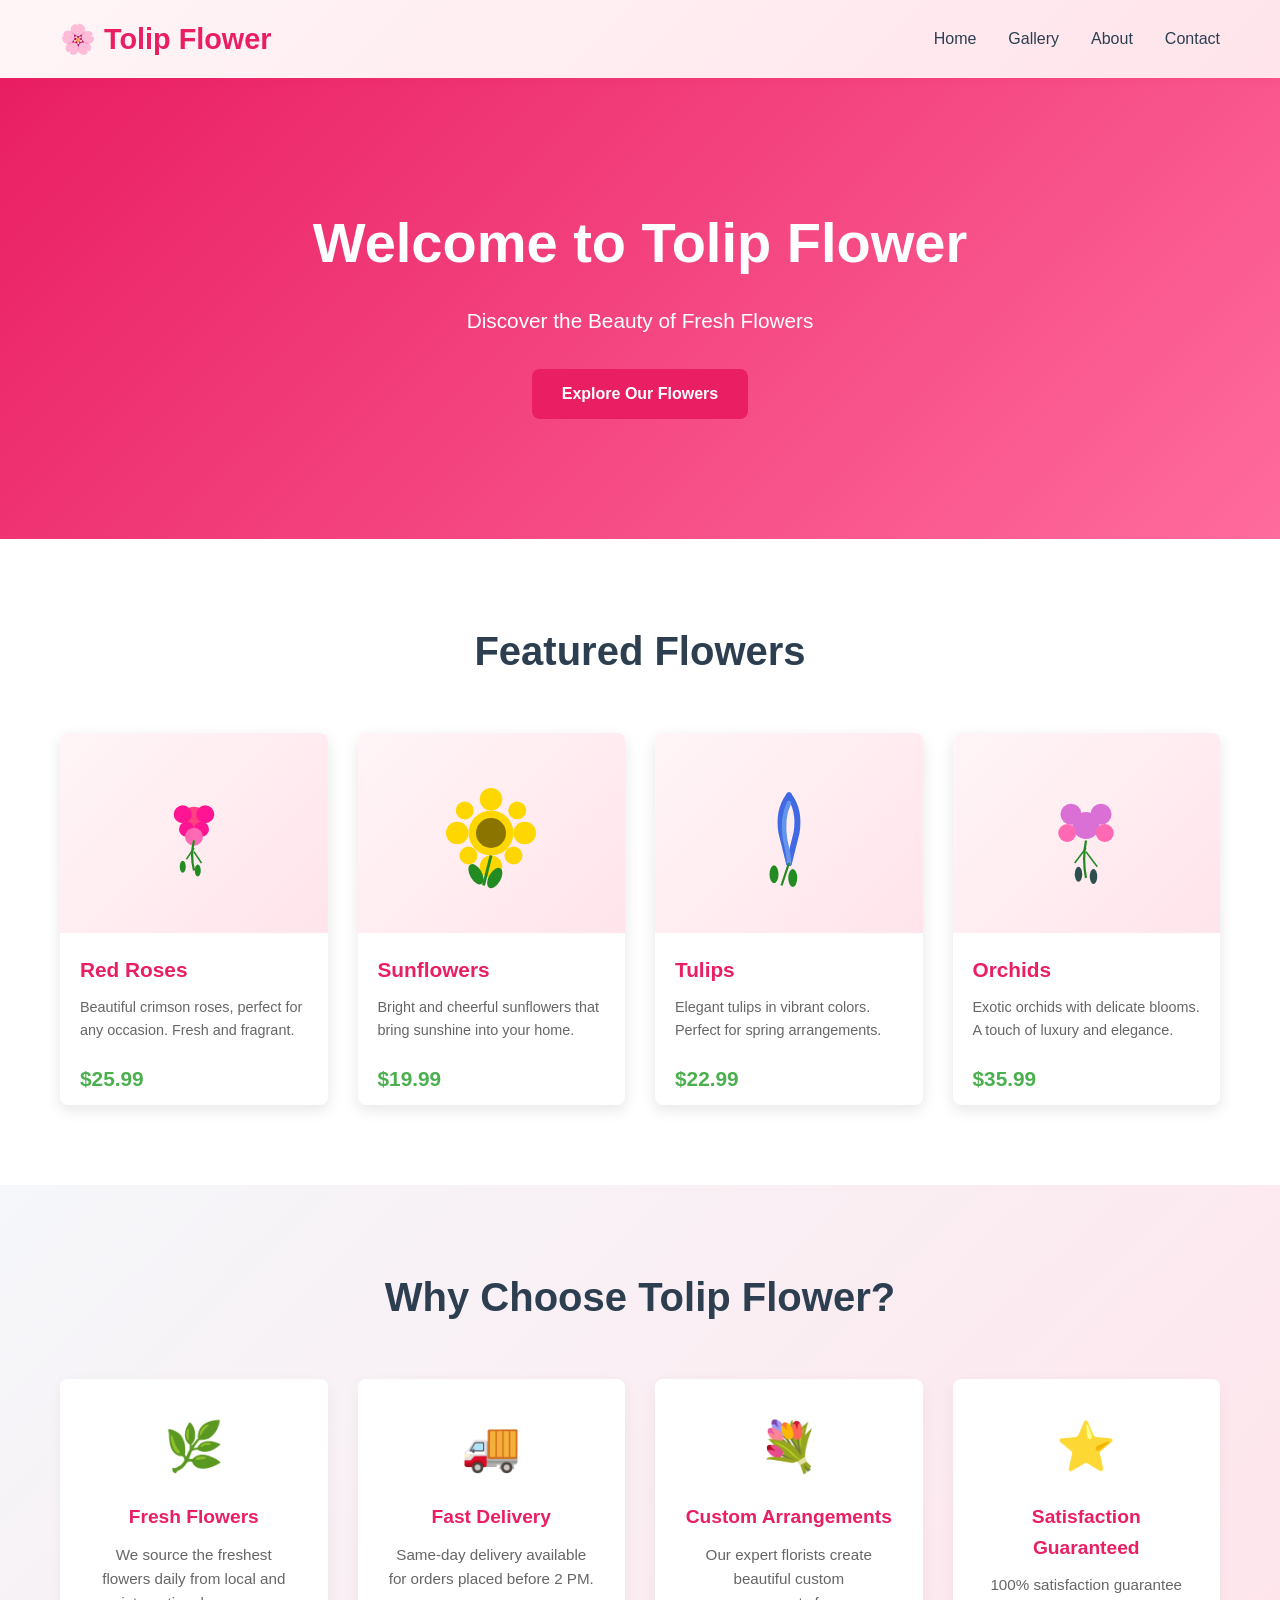
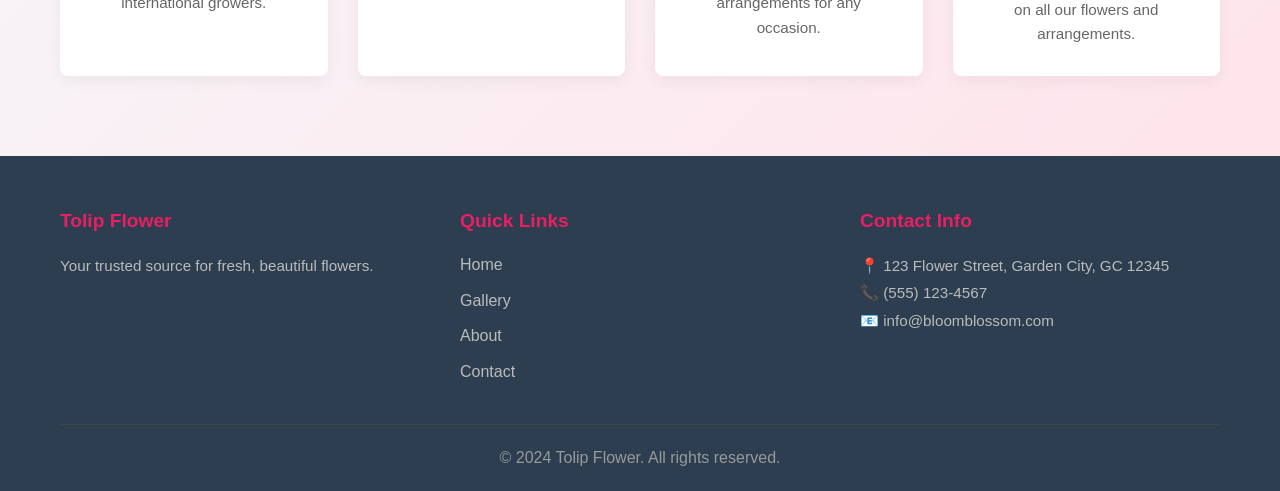
<file: index.html>
<!DOCTYPE html>
<html lang="en">
<head>
    <meta charset="UTF-8">
    <meta name="google-site-verification" content="cQ9_ajXdvUMi4q4GwYL_ICgODmetVGEJYFnxuA17yJI" />
    <meta name="viewport" content="width=device-width, initial-scale=1.0">
    <meta name="description" content="Tolip Flower - Fresh flower shop offering beautiful roses, sunflowers, tulips, orchids and more. Same-day delivery available. Premium quality flowers for any occasion.">
    <meta name="keywords" content="fresh flowers, flower shop, roses, bouquet, tulips, sunflowers, orchids, flower delivery, online flowers">
    <meta name="author" content="Tolip Flower">
    <meta name="robots" content="index, follow">
    <meta property="og:title" content="Tolip Flower - Fresh Flowers Shop">
    <meta property="og:description" content="Discover beautiful fresh flowers for any occasion. Same-day delivery available.">
    <meta property="og:type" content="website">
    <meta property="og:url" content="https://tolipflower.vercel.app/">
    <meta name="twitter:card" content="summary_large_image">
    <meta name="twitter:title" content="Tolip Flower - Fresh Flowers Shop">
    <meta name="twitter:description" content="Premium fresh flowers and arrangements delivered same-day.">
    <link rel="canonical" href="https://tolipflower.vercel.app/">
    <link rel="sitemap" type="application/xml" href="/sitemap.xml">
    <title>Tolip Flower</title>
    <link rel="stylesheet" href="css/style.css">
</head>
<body>
    <!-- Navigation Bar -->
    <nav class="navbar">
        <div class="container">
            <div class="navbar-brand">
                <h1>🌸 Tolip Flower</h1>
            </div>
            <ul class="nav-menu">
                <li><a href="index.html" class="active">Home</a></li>
                <li><a href="gallery.html">Gallery</a></li>
                <li><a href="about.html">About</a></li>
                <li><a href="contact.html">Contact</a></li>
            </ul>
            <div class="hamburger">
                <span></span>
                <span></span>
                <span></span>
            </div>
        </div>
    </nav>

    <!-- Hero Section -->
    <section class="hero">
        <div class="hero-content">
            <h2>Welcome to Tolip Flower</h2>
            <p>Discover the Beauty of Fresh Flowers</p>
            <a href="gallery.html" class="btn btn-primary">Explore Our Flowers</a>
        </div>
    </section>

    <!-- Featured Flowers Section -->
    <section class="featured">
        <div class="container">
            <h2>Featured Flowers</h2>
            <div class="flowers-grid">
                <div class="flower-card">
                    <div class="flower-image">
                        <svg viewBox="0 0 200 200" xmlns="http://www.w3.org/2000/svg">
                            <!-- Rose -->
                            <circle cx="100" cy="80" r="15" fill="#ff4081"/>
                            <circle cx="85" cy="75" r="12" fill="#ff1493"/>
                            <circle cx="115" cy="75" r="12" fill="#ff1493"/>
                            <circle cx="90" cy="95" r="10" fill="#ff1493"/>
                            <circle cx="110" cy="95" r="10" fill="#ff1493"/>
                            <circle cx="100" cy="105" r="12" fill="#ff69b4"/>
                            <path d="M 100 110 Q 95 130 100 150" stroke="#228B22" stroke-width="3" fill="none"/>
                            <path d="M 100 120 L 90 135" stroke="#228B22" stroke-width="2" fill="none"/>
                            <path d="M 100 125 L 110 140" stroke="#228B22" stroke-width="2" fill="none"/>
                            <ellipse cx="85" cy="145" rx="4" ry="8" fill="#228B22"/>
                            <ellipse cx="105" cy="150" rx="4" ry="8" fill="#228B22"/>
                        </svg>
                    </div>
                    <h3>Red Roses</h3>
                    <p>Beautiful crimson roses, perfect for any occasion. Fresh and fragrant.</p>
                    <span class="price">$25.99</span>
                </div>
                <div class="flower-card">
                    <div class="flower-image">
                        <svg viewBox="0 0 200 200" xmlns="http://www.w3.org/2000/svg">
                            <!-- Sunflower -->
                            <circle cx="100" cy="100" r="30" fill="#FFD700"/>
                            <circle cx="100" cy="55" r="15" fill="#FFD700"/>
                            <circle cx="145" cy="100" r="15" fill="#FFD700"/>
                            <circle cx="100" cy="145" r="15" fill="#FFD700"/>
                            <circle cx="55" cy="100" r="15" fill="#FFD700"/>
                            <circle cx="135" cy="70" r="12" fill="#FFD700"/>
                            <circle cx="130" cy="130" r="12" fill="#FFD700"/>
                            <circle cx="70" cy="130" r="12" fill="#FFD700"/>
                            <circle cx="65" cy="70" r="12" fill="#FFD700"/>
                            <circle cx="100" cy="100" r="20" fill="#8B7500"/>
                            <path d="M 100 130 Q 95 150 90 170" stroke="#228B22" stroke-width="4" fill="none"/>
                            <ellipse cx="80" cy="155" rx="8" ry="15" fill="#228B22" transform="rotate(-30 80 155)"/>
                            <ellipse cx="105" cy="160" rx="8" ry="15" fill="#228B22" transform="rotate(30 105 160)"/>
                        </svg>
                    </div>
                    <h3>Sunflowers</h3>
                    <p>Bright and cheerful sunflowers that bring sunshine into your home.</p>
                    <span class="price">$19.99</span>
                </div>
                <div class="flower-card">
                    <div class="flower-image">
                        <svg viewBox="0 0 200 200" xmlns="http://www.w3.org/2000/svg">
                            <!-- Tulip -->
                            <path d="M 100 50 Q 85 70 90 100 Q 95 120 100 140" stroke="#4169E1" stroke-width="8" fill="none" stroke-linecap="round"/>
                            <path d="M 100 50 Q 115 70 110 100 Q 105 120 100 140" stroke="#4169E1" stroke-width="8" fill="none" stroke-linecap="round"/>
                            <path d="M 100 60 Q 90 80 95 110 Q 100 130 100 140" stroke="#6495ED" stroke-width="6" fill="none" stroke-linecap="round"/>
                            <path d="M 100 140 Q 95 155 90 170" stroke="#228B22" stroke-width="3" fill="none"/>
                            <ellipse cx="80" cy="155" rx="6" ry="12" fill="#228B22"/>
                            <ellipse cx="105" cy="160" rx="6" ry="12" fill="#228B22"/>
                        </svg>
                    </div>
                    <h3>Tulips</h3>
                    <p>Elegant tulips in vibrant colors. Perfect for spring arrangements.</p>
                    <span class="price">$22.99</span>
                </div>
                <div class="flower-card">
                    <div class="flower-image">
                        <svg viewBox="0 0 200 200" xmlns="http://www.w3.org/2000/svg">
                            <!-- Orchid -->
                            <circle cx="100" cy="90" r="18" fill="#DA70D6"/>
                            <circle cx="80" cy="75" r="14" fill="#DA70D6"/>
                            <circle cx="120" cy="75" r="14" fill="#DA70D6"/>
                            <circle cx="75" cy="100" r="12" fill="#FF69B4"/>
                            <circle cx="125" cy="100" r="12" fill="#FF69B4"/>
                            <path d="M 100 110 Q 95 135 100 160" stroke="#228B22" stroke-width="3" fill="none"/>
                            <path d="M 100 120 L 85 140" stroke="#228B22" stroke-width="2" fill="none"/>
                            <path d="M 100 125 L 115 145" stroke="#228B22" stroke-width="2" fill="none"/>
                            <ellipse cx="90" cy="155" rx="5" ry="10" fill="#2F4F4F"/>
                            <ellipse cx="110" cy="158" rx="5" ry="10" fill="#2F4F4F"/>
                        </svg>
                    </div>
                    <h3>Orchids</h3>
                    <p>Exotic orchids with delicate blooms. A touch of luxury and elegance.</p>
                    <span class="price">$35.99</span>
                </div>
            </div>
        </div>
    </section>

    <!-- Why Choose Us Section -->
    <section class="why-us">
        <div class="container">
            <h2>Why Choose Tolip Flower?</h2>
            <div class="features">
                <div class="feature-item">
                    <div class="icon">🌿</div>
                    <h3>Fresh Flowers</h3>
                    <p>We source the freshest flowers daily from local and international growers.</p>
                </div>
                <div class="feature-item">
                    <div class="icon">🚚</div>
                    <h3>Fast Delivery</h3>
                    <p>Same-day delivery available for orders placed before 2 PM.</p>
                </div>
                <div class="feature-item">
                    <div class="icon">💐</div>
                    <h3>Custom Arrangements</h3>
                    <p>Our expert florists create beautiful custom arrangements for any occasion.</p>
                </div>
                <div class="feature-item">
                    <div class="icon">⭐</div>
                    <h3>Satisfaction Guaranteed</h3>
                    <p>100% satisfaction guarantee on all our flowers and arrangements.</p>
                </div>
            </div>
        </div>
    </section>

    <!-- Footer -->
    <footer class="footer">
        <div class="container">
            <div class="footer-content">
                <div class="footer-section">
                    <h4>Tolip Flower</h4>
                    <p>Your trusted source for fresh, beautiful flowers.</p>
                </div>
                <div class="footer-section">
                    <h4>Quick Links</h4>
                    <ul>
                        <li><a href="index.html">Home</a></li>
                        <li><a href="gallery.html">Gallery</a></li>
                        <li><a href="about.html">About</a></li>
                        <li><a href="contact.html">Contact</a></li>
                    </ul>
                </div>
                <div class="footer-section">
                    <h4>Contact Info</h4>
                    <p>📍 123 Flower Street, Garden City, GC 12345</p>
                    <p>📞 (555) 123-4567</p>
                    <p>📧 info@bloomblossom.com</p>
                </div>
            </div>
            <div class="footer-bottom">
                <p>&copy; 2024 Tolip Flower. All rights reserved.</p>
            </div>
        </div>
    </footer>

    <script src="js/scrip.js"></script>
</body>
</html>
</file>
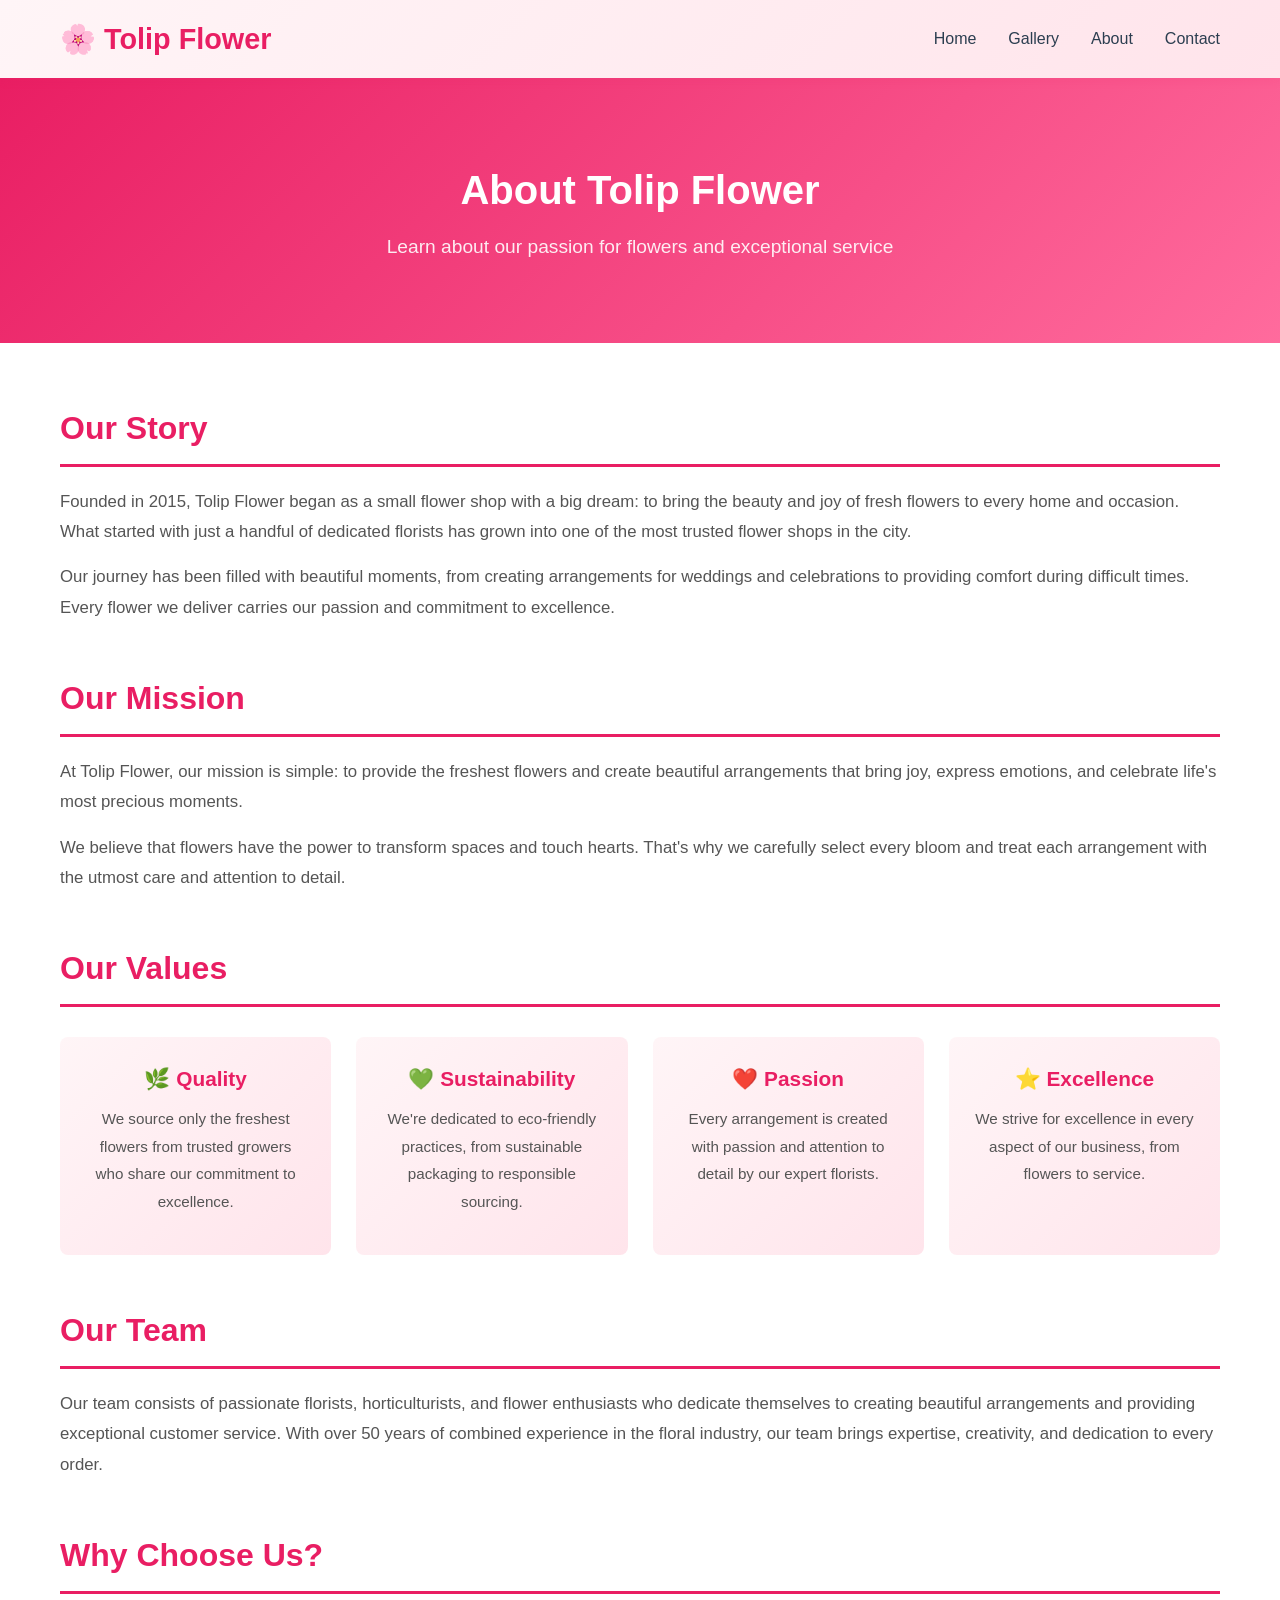
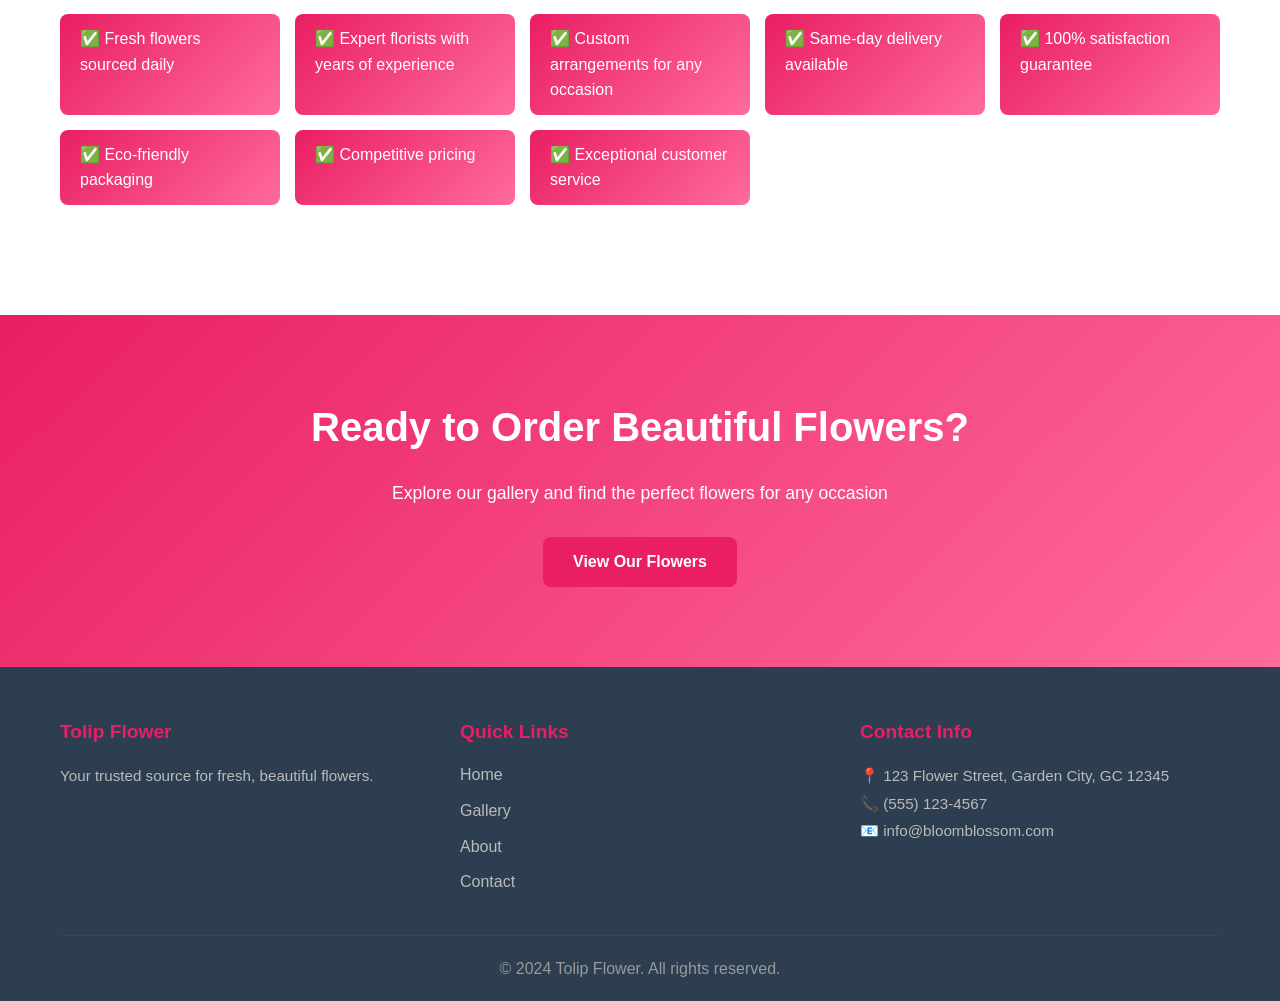
<file: about.html>
<!DOCTYPE html>
<html lang="en">
<head>
    <meta charset="UTF-8">
    <meta name="viewport" content="width=device-width, initial-scale=1.0">
    <meta name="description" content="Learn about Tolip Flower - your trusted source for fresh, beautiful flowers since 2015. Expert florists, quality assurance, and sustainable practices.">
    <meta name="keywords" content="about us, flower shop, florist, fresh flowers, quality, sustainability, customer service, flower delivery">
    <meta name="author" content="Tolip Flower">
    <meta name="robots" content="index, follow">
    <meta property="og:title" content="About Us - Tolip Flower">
    <meta property="og:description" content="Discover our story, mission, and passion for providing the freshest flowers and exceptional service.">
    <meta property="og:type" content="website">
    <meta property="og:url" content="https://tolipflower.vercel.app/about.html">
    <meta name="twitter:card" content="summary">
    <meta name="twitter:title" content="About Us - Tolip Flower">
    <link rel="canonical" href="https://tolipflower.vercel.app/about.html">
    <link rel="sitemap" type="application/xml" href="/sitemap.xml">
    <title>About Us - Tolip Flower</title>
    <link rel="stylesheet" href="css/style.css">
</head>
<body>
    <!-- Navigation Bar -->
    <nav class="navbar">
        <div class="container">
            <div class="navbar-brand">
                <h1>🌸 Tolip Flower</h1>
            </div>
            <ul class="nav-menu">
                <li><a href="index.html">Home</a></li>
                <li><a href="gallery.html">Gallery</a></li>
                <li><a href="about.html" class="active">About</a></li>
                <li><a href="contact.html">Contact</a></li>
            </ul>
            <div class="hamburger">
                <span></span>
                <span></span>
                <span></span>
            </div>
        </div>
    </nav>

    <!-- Page Header -->
    <section class="page-header">
        <div class="container">
            <h1>About Tolip Flower</h1>
            <p>Learn about our passion for flowers and exceptional service</p>
        </div>
    </section>

    <!-- About Content -->
    <section class="about-content">
        <div class="container">
            <div class="about-section">
                <h2>Our Story</h2>
                <p>
                    Founded in 2015, Tolip Flower began as a small flower shop with a big dream: to bring 
                    the beauty and joy of fresh flowers to every home and occasion. What started with just a 
                    handful of dedicated florists has grown into one of the most trusted flower shops in the city.
                </p>
                <p>
                    Our journey has been filled with beautiful moments, from creating arrangements for weddings 
                    and celebrations to providing comfort during difficult times. Every flower we deliver carries 
                    our passion and commitment to excellence.
                </p>
            </div>

            <div class="about-section">
                <h2>Our Mission</h2>
                <p>
                    At Tolip Flower, our mission is simple: to provide the freshest flowers and create 
                    beautiful arrangements that bring joy, express emotions, and celebrate life's most precious moments.
                </p>
                <p>
                    We believe that flowers have the power to transform spaces and touch hearts. That's why we 
                    carefully select every bloom and treat each arrangement with the utmost care and attention to detail.
                </p>
            </div>

            <div class="about-section">
                <h2>Our Values</h2>
                <div class="values-grid">
                    <div class="value-item">
                        <h3>🌿 Quality</h3>
                        <p>We source only the freshest flowers from trusted growers who share our commitment to excellence.</p>
                    </div>
                    <div class="value-item">
                        <h3>💚 Sustainability</h3>
                        <p>We're dedicated to eco-friendly practices, from sustainable packaging to responsible sourcing.</p>
                    </div>
                    <div class="value-item">
                        <h3>❤️ Passion</h3>
                        <p>Every arrangement is created with passion and attention to detail by our expert florists.</p>
                    </div>
                    <div class="value-item">
                        <h3>⭐ Excellence</h3>
                        <p>We strive for excellence in every aspect of our business, from flowers to service.</p>
                    </div>
                </div>
            </div>

            <div class="about-section">
                <h2>Our Team</h2>
                <p>
                    Our team consists of passionate florists, horticulturists, and flower enthusiasts who dedicate 
                    themselves to creating beautiful arrangements and providing exceptional customer service. With over 
                    50 years of combined experience in the floral industry, our team brings expertise, creativity, and 
                    dedication to every order.
                </p>
            </div>

            <div class="about-section">
                <h2>Why Choose Us?</h2>
                <ul class="features-list">
                    <li>✅ Fresh flowers sourced daily</li>
                    <li>✅ Expert florists with years of experience</li>
                    <li>✅ Custom arrangements for any occasion</li>
                    <li>✅ Same-day delivery available</li>
                    <li>✅ 100% satisfaction guarantee</li>
                    <li>✅ Eco-friendly packaging</li>
                    <li>✅ Competitive pricing</li>
                    <li>✅ Exceptional customer service</li>
                </ul>
            </div>
        </div>
    </section>

    <!-- Call to Action -->
    <section class="cta-section">
        <div class="container">
            <h2>Ready to Order Beautiful Flowers?</h2>
            <p>Explore our gallery and find the perfect flowers for any occasion</p>
            <a href="gallery.html" class="btn btn-primary">View Our Flowers</a>
        </div>
    </section>

    <!-- Footer -->
    <footer class="footer">
        <div class="container">
            <div class="footer-content">
                <div class="footer-section">
                    <h4>Tolip Flower</h4>
                    <p>Your trusted source for fresh, beautiful flowers.</p>
                </div>
                <div class="footer-section">
                    <h4>Quick Links</h4>
                    <ul>
                        <li><a href="index.html">Home</a></li>
                        <li><a href="gallery.html">Gallery</a></li>
                        <li><a href="about.html">About</a></li>
                        <li><a href="contact.html">Contact</a></li>
                    </ul>
                </div>
                <div class="footer-section">
                    <h4>Contact Info</h4>
                    <p>📍 123 Flower Street, Garden City, GC 12345</p>
                    <p>📞 (555) 123-4567</p>
                    <p>📧 info@bloomblossom.com</p>
                </div>
            </div>
            <div class="footer-bottom">
                <p>&copy; 2024 Tolip Flower. All rights reserved.</p>
            </div>
        </div>
    </footer>

    <script src="js/scrip.js"></script>
</body>
</html>
</file>
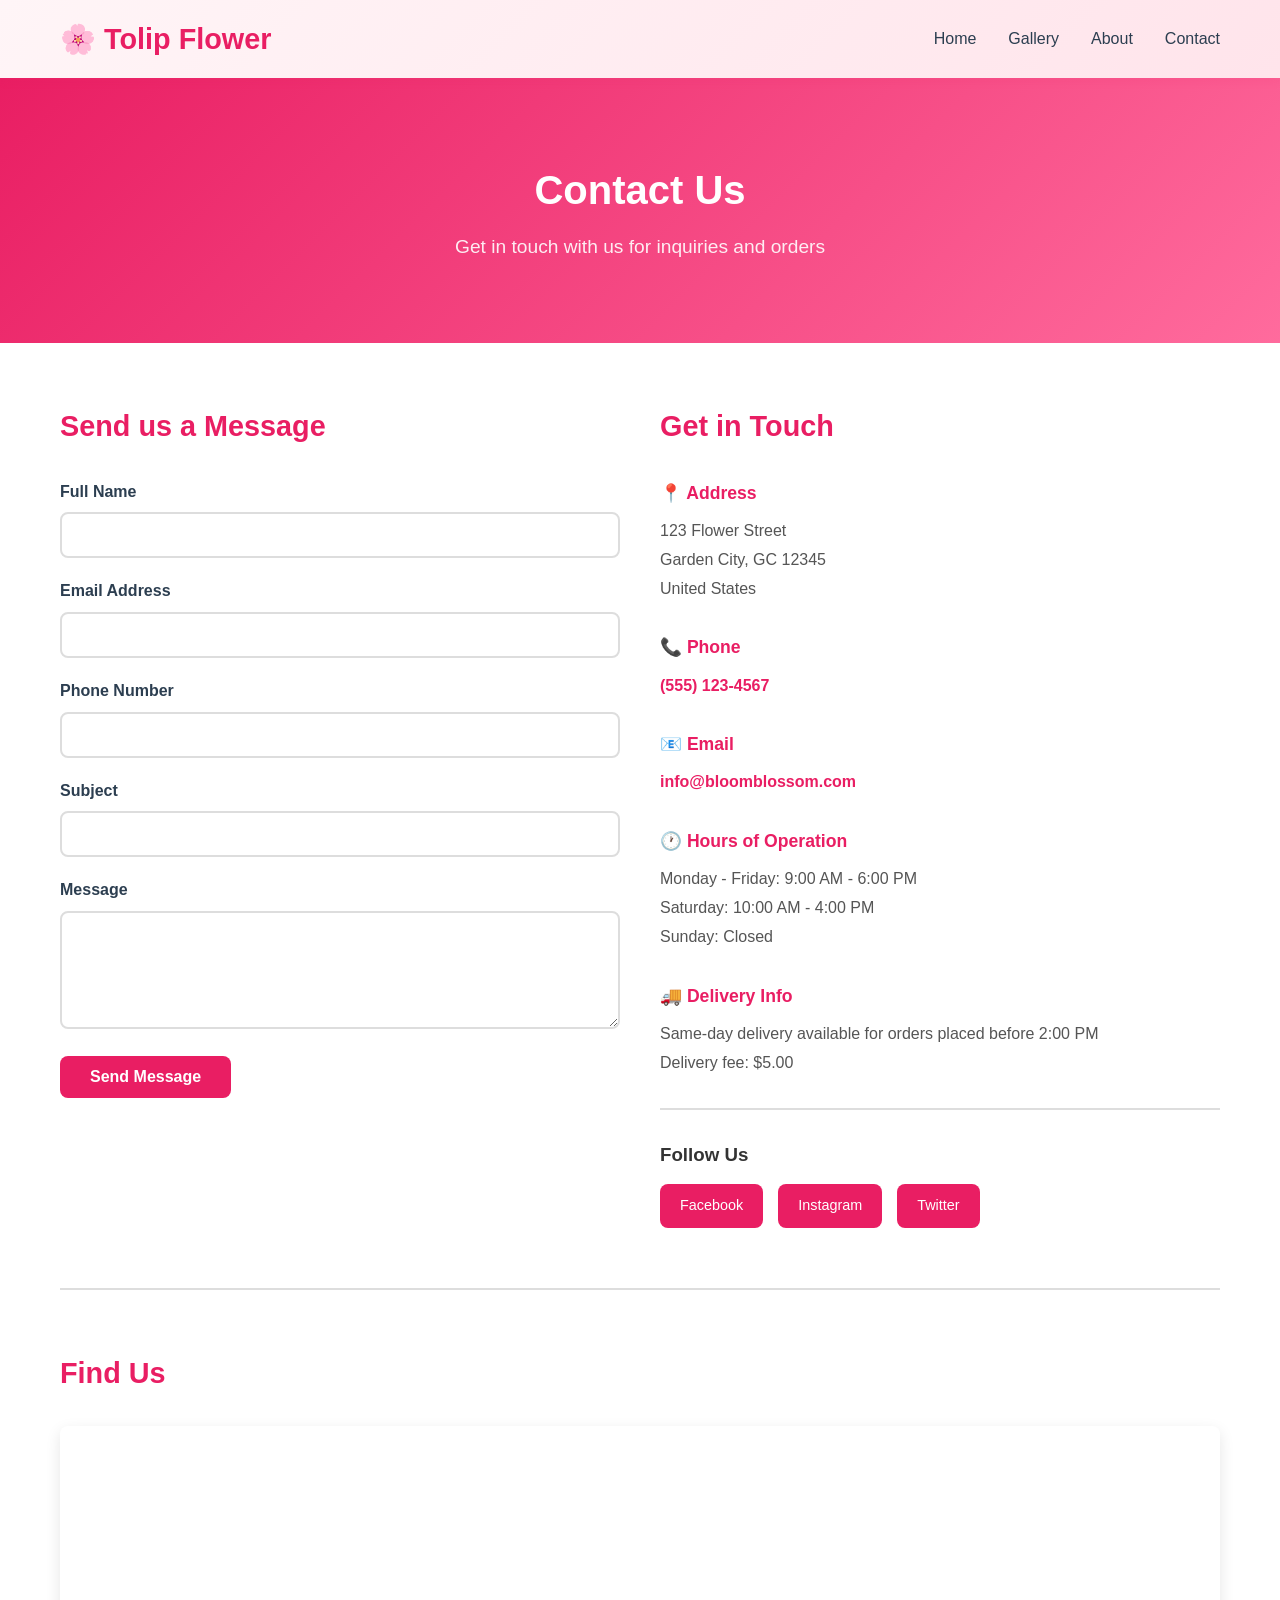
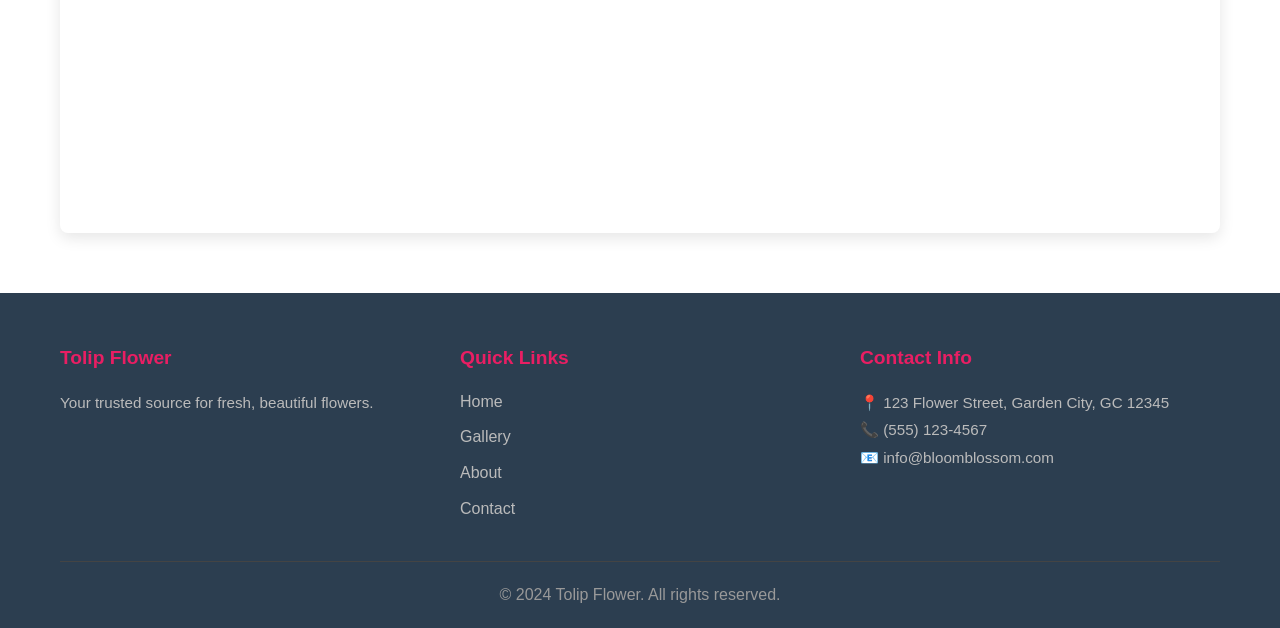
<file: contact.html>
<!DOCTYPE html>
<html lang="en">
<head>
    <meta charset="UTF-8">
    <meta name="viewport" content="width=device-width, initial-scale=1.0">
    <meta name="description" content="Contact Tolip Flower for flower orders, inquiries, and custom arrangements. Phone: (555) 123-4567 | Same-day delivery available.">
    <meta name="keywords" content="contact, flower delivery, order flowers, custom arrangements, inquiries, phone, email, location">
    <meta name="author" content="Tolip Flower">
    <meta name="robots" content="index, follow">
    <meta property="og:title" content="Contact Us - Tolip Flower">
    <meta property="og:description" content="Get in touch with us to place orders, ask questions, or request custom flower arrangements.">
    <meta property="og:type" content="website">
    <meta property="og:url" content="https://tolipflower.vercel.app/contact.html">
    <meta name="twitter:card" content="summary">
    <meta name="twitter:title" content="Contact Us - Tolip Flower">
    <link rel="canonical" href="https://tolipflower.vercel.app/contact.html">
    <link rel="sitemap" type="application/xml" href="/sitemap.xml">
    <title>Contact Us - Tolip Flower</title>
    <link rel="stylesheet" href="css/style.css">
</head>
<body>
    <!-- Navigation Bar -->
    <nav class="navbar">
        <div class="container">
            <div class="navbar-brand">
                <h1>🌸 Tolip Flower</h1>
            </div>
            <ul class="nav-menu">
                <li><a href="index.html">Home</a></li>
                <li><a href="gallery.html">Gallery</a></li>
                <li><a href="about.html">About</a></li>
                <li><a href="contact.html" class="active">Contact</a></li>
            </ul>
            <div class="hamburger">
                <span></span>
                <span></span>
                <span></span>
            </div>
        </div>
    </nav>

    <!-- Page Header -->
    <section class="page-header">
        <div class="container">
            <h1>Contact Us</h1>
            <p>Get in touch with us for inquiries and orders</p>
        </div>
    </section>

    <!-- Contact Section -->
    <section class="contact-section">
        <div class="container">
            <div class="contact-content">
                <!-- Contact Form -->
                <div class="contact-form">
                    <h2>Send us a Message</h2>
                    <form id="contactForm">
                        <div class="form-group">
                            <label for="name">Full Name</label>
                            <input type="text" id="name" name="name" required>
                        </div>

                        <div class="form-group">
                            <label for="email">Email Address</label>
                            <input type="email" id="email" name="email" required>
                        </div>

                        <div class="form-group">
                            <label for="phone">Phone Number</label>
                            <input type="tel" id="phone" name="phone">
                        </div>

                        <div class="form-group">
                            <label for="subject">Subject</label>
                            <input type="text" id="subject" name="subject" required>
                        </div>

                        <div class="form-group">
                            <label for="message">Message</label>
                            <textarea id="message" name="message" rows="5" required></textarea>
                        </div>

                        <button type="submit" class="btn btn-primary">Send Message</button>
                    </form>
                </div>

                <!-- Contact Information -->
                <div class="contact-info">
                    <h2>Get in Touch</h2>

                    <div class="info-item">
                        <h3>📍 Address</h3>
                        <p>123 Flower Street<br>Garden City, GC 12345<br>United States</p>
                    </div>

                    <div class="info-item">
                        <h3>📞 Phone</h3>
                        <p><a href="tel:+15551234567">(555) 123-4567</a></p>
                    </div>

                    <div class="info-item">
                        <h3>📧 Email</h3>
                        <p><a href="mailto:info@bloomblossom.com">info@bloomblossom.com</a></p>
                    </div>

                    <div class="info-item">
                        <h3>🕐 Hours of Operation</h3>
                        <p>Monday - Friday: 9:00 AM - 6:00 PM<br>Saturday: 10:00 AM - 4:00 PM<br>Sunday: Closed</p>
                    </div>

                    <div class="info-item">
                        <h3>🚚 Delivery Info</h3>
                        <p>Same-day delivery available for orders placed before 2:00 PM<br>Delivery fee: $5.00</p>
                    </div>

                    <div class="social-links">
                        <h3>Follow Us</h3>
                        <div class="social-icons">
                            <a href="#" class="social-icon">Facebook</a>
                            <a href="#" class="social-icon">Instagram</a>
                            <a href="#" class="social-icon">Twitter</a>
                        </div>
                    </div>
                </div>
            </div>

            <!-- Map Section -->
            <div class="map-section">
                <h2>Find Us</h2>
                <div class="map-container">
                    <iframe src="https://www.google.com/maps/embed?pb=!1m18!1m12!1m3!1d3024.1234567890!2d-74.0060!3d40.7128!2m3!1f0!2f0!3f0!3m2!1i1024!2i768!4f13.1!3m3!1m2!1s0x0%3A0x0!2zNDDCsDQyJzQ2LjEiTiA3NMKwMDAnMjEuNiJX!5e0!3m2!1sen!2sus!4v1234567890" width="100%" height="400" style="border:0;" allowfullscreen="" loading="lazy" referrerpolicy="no-referrer-when-downgrade"></iframe>
                </div>
            </div>
        </div>
    </section>

    <!-- Footer -->
    <footer class="footer">
        <div class="container">
            <div class="footer-content">
                <div class="footer-section">
                    <h4>Tolip Flower</h4>
                    <p>Your trusted source for fresh, beautiful flowers.</p>
                </div>
                <div class="footer-section">
                    <h4>Quick Links</h4>
                    <ul>
                        <li><a href="index.html">Home</a></li>
                        <li><a href="gallery.html">Gallery</a></li>
                        <li><a href="about.html">About</a></li>
                        <li><a href="contact.html">Contact</a></li>
                    </ul>
                </div>
                <div class="footer-section">
                    <h4>Contact Info</h4>
                    <p>📍 123 Flower Street, Garden City, GC 12345</p>
                    <p>📞 (555) 123-4567</p>
                    <p>📧 info@bloomblossom.com</p>
                </div>
            </div>
            <div class="footer-bottom">
                <p>&copy; 2024 Tolip Flower. All rights reserved.</p>
            </div>
        </div>
    </footer>

    <script src="js/scrip.js"></script>
</body>
</html>
</file>
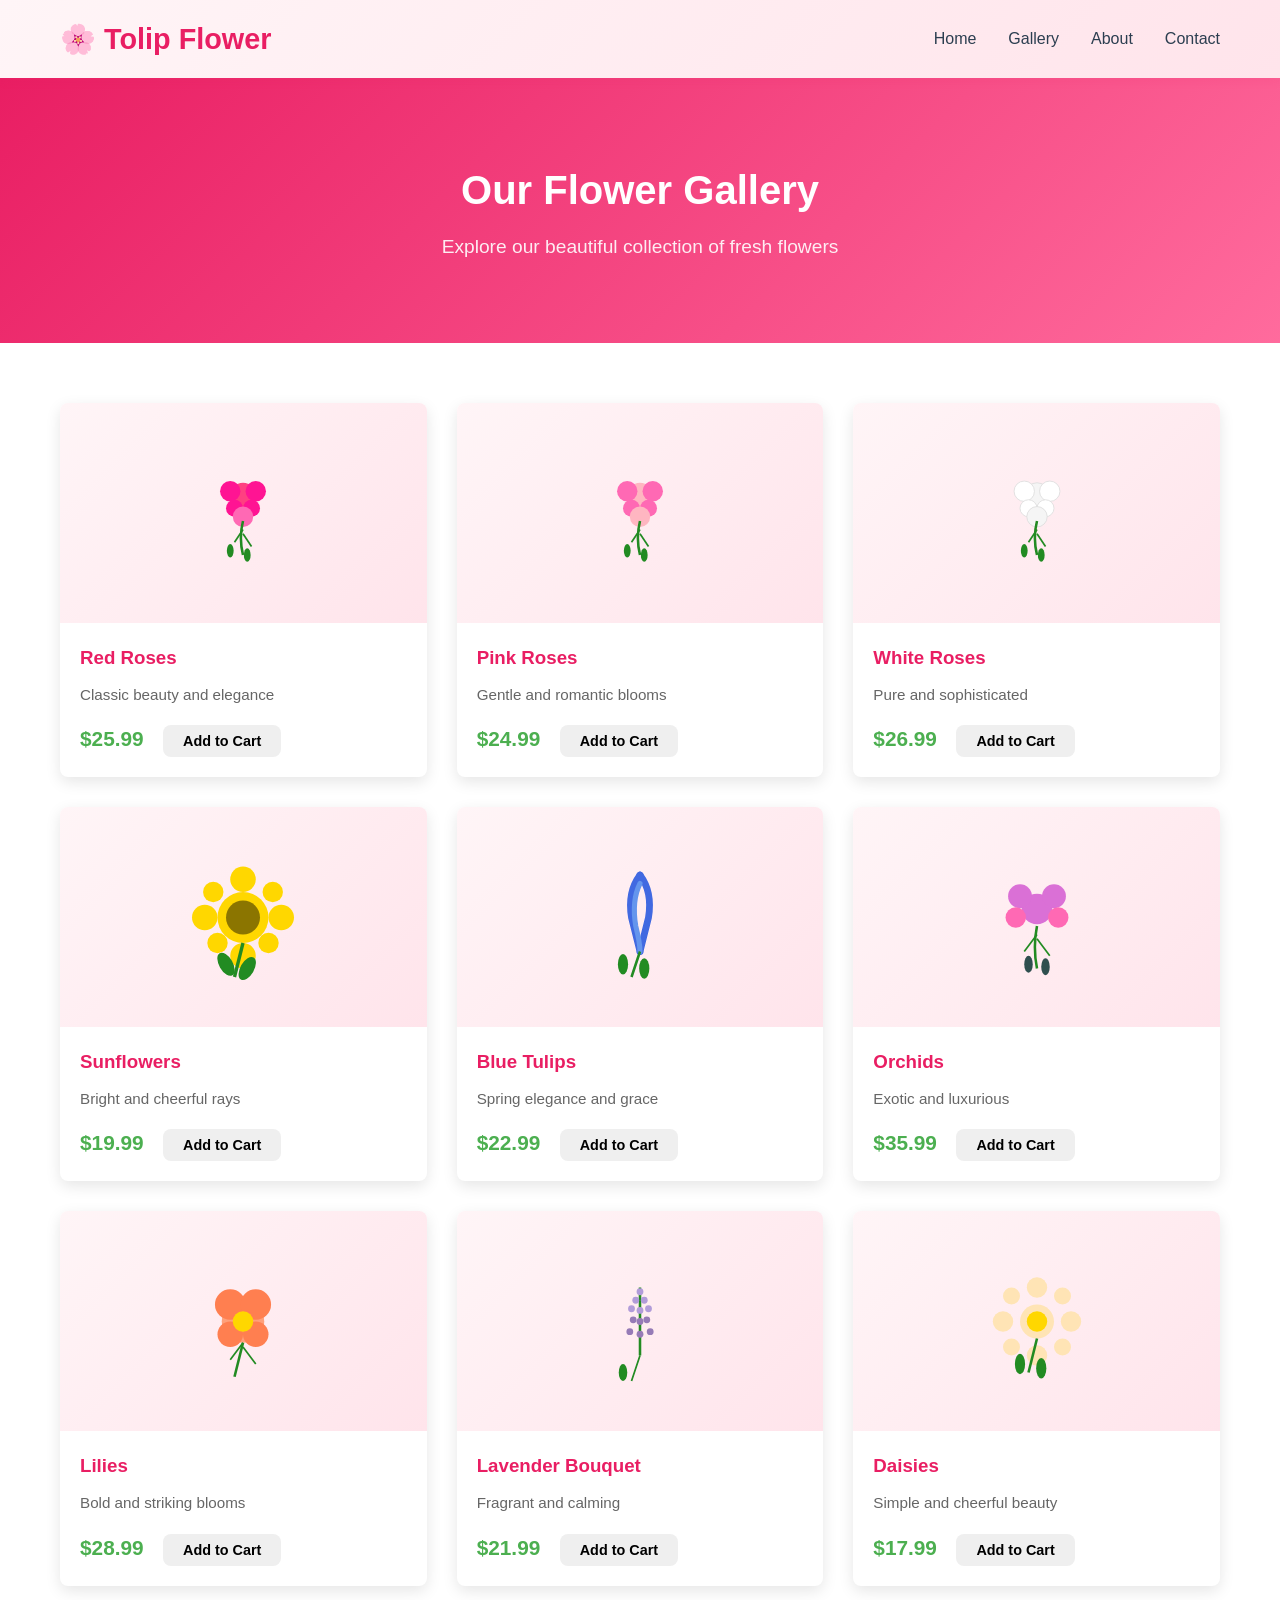
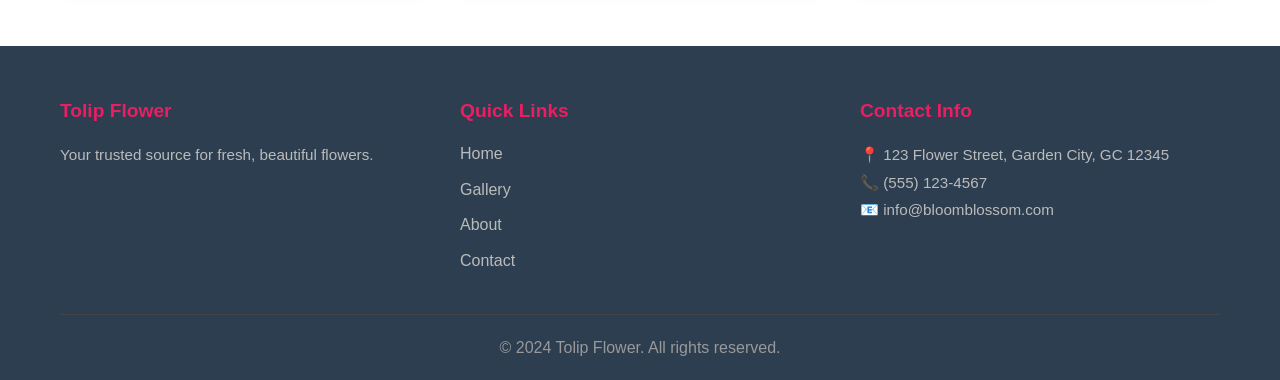
<file: gallery.html>
<!DOCTYPE html>
<html lang="en">
<head>
    <meta charset="UTF-8">
    <meta name="viewport" content="width=device-width, initial-scale=1.0">
    <meta name="description" content="Explore our beautiful flower gallery. Browse fresh roses, sunflowers, tulips, orchids, lilies, lavender and daisies with pricing and ordering options.">
    <meta name="keywords" content="flower gallery, fresh flowers, roses, tulips, orchids, sunflowers, flower arrangements, buy flowers online">
    <meta name="author" content="Tolip Flower">
    <meta name="robots" content="index, follow">
    <meta property="og:title" content="Flower Gallery - Tolip Flower">
    <meta property="og:description" content="Browse our premium collection of fresh flowers with beautiful designs and affordable prices.">
    <meta property="og:type" content="website">
    <meta property="og:url" content="https://tolipflower.vercel.app/gallery.html">
    <meta name="twitter:card" content="summary_large_image">
    <meta name="twitter:title" content="Flower Gallery - Tolip Flower">
    <link rel="canonical" href="https://tolipflower.vercel.app/gallery.html">
    <link rel="sitemap" type="application/xml" href="/sitemap.xml">
    <title>Flower Gallery - Tolip Flower </title>
    <link rel="stylesheet" href="css/style.css">
</head>
<body>
    <!-- Navigation Bar -->
    <nav class="navbar">
        <div class="container">
            <div class="navbar-brand">
                <h1>🌸 Tolip Flower</h1>
            </div>
            <ul class="nav-menu">
                <li><a href="index.html">Home</a></li>
                <li><a href="gallery.html" class="active">Gallery</a></li>
                <li><a href="about.html">About</a></li>
                <li><a href="contact.html">Contact</a></li>
            </ul>
            <div class="hamburger">
                <span></span>
                <span></span>
                <span></span>
            </div>
        </div>
    </nav>

    <!-- Page Header -->
    <section class="page-header">
        <div class="container">
            <h1>Our Flower Gallery</h1>
            <p>Explore our beautiful collection of fresh flowers</p>
        </div>
    </section>

    <!-- Gallery Section -->
    <section class="gallery-section">
        <div class="container">
            <div class="gallery-grid">
                <!-- Roses -->
                <div class="gallery-item">
                    <div class="gallery-image">
                        <svg viewBox="0 0 200 200" xmlns="http://www.w3.org/2000/svg">
                            <!-- Red Rose -->
                            <circle cx="100" cy="80" r="15" fill="#ff4081"/>
                            <circle cx="85" cy="75" r="12" fill="#ff1493"/>
                            <circle cx="115" cy="75" r="12" fill="#ff1493"/>
                            <circle cx="90" cy="95" r="10" fill="#ff1493"/>
                            <circle cx="110" cy="95" r="10" fill="#ff1493"/>
                            <circle cx="100" cy="105" r="12" fill="#ff69b4"/>
                            <path d="M 100 110 Q 95 130 100 150" stroke="#228B22" stroke-width="3" fill="none"/>
                            <path d="M 100 120 L 90 135" stroke="#228B22" stroke-width="2" fill="none"/>
                            <path d="M 100 125 L 110 140" stroke="#228B22" stroke-width="2" fill="none"/>
                            <ellipse cx="85" cy="145" rx="4" ry="8" fill="#228B22"/>
                            <ellipse cx="105" cy="150" rx="4" ry="8" fill="#228B22"/>
                        </svg>
                    </div>
                    <div class="gallery-info">
                        <h3>Red Roses</h3>
                        <p>Classic beauty and elegance</p>
                        <span class="price">$25.99</span>
                        <button class="btn btn-small">Add to Cart</button>
                    </div>
                </div>

                <!-- Pink Roses -->
                <div class="gallery-item">
                    <div class="gallery-image">
                        <svg viewBox="0 0 200 200" xmlns="http://www.w3.org/2000/svg">
                            <!-- Pink Rose -->
                            <circle cx="100" cy="80" r="15" fill="#ffb6c1"/>
                            <circle cx="85" cy="75" r="12" fill="#ff69b4"/>
                            <circle cx="115" cy="75" r="12" fill="#ff69b4"/>
                            <circle cx="90" cy="95" r="10" fill="#ff69b4"/>
                            <circle cx="110" cy="95" r="10" fill="#ff69b4"/>
                            <circle cx="100" cy="105" r="12" fill="#ffb6c1"/>
                            <path d="M 100 110 Q 95 130 100 150" stroke="#228B22" stroke-width="3" fill="none"/>
                            <path d="M 100 120 L 90 135" stroke="#228B22" stroke-width="2" fill="none"/>
                            <path d="M 100 125 L 110 140" stroke="#228B22" stroke-width="2" fill="none"/>
                            <ellipse cx="85" cy="145" rx="4" ry="8" fill="#228B22"/>
                            <ellipse cx="105" cy="150" rx="4" ry="8" fill="#228B22"/>
                        </svg>
                    </div>
                    <div class="gallery-info">
                        <h3>Pink Roses</h3>
                        <p>Gentle and romantic blooms</p>
                        <span class="price">$24.99</span>
                        <button class="btn btn-small">Add to Cart</button>
                    </div>
                </div>

                <!-- White Roses -->
                <div class="gallery-item">
                    <div class="gallery-image">
                        <svg viewBox="0 0 200 200" xmlns="http://www.w3.org/2000/svg">
                            <!-- White Rose -->
                            <circle cx="100" cy="80" r="15" fill="#f5f5f5" stroke="#ddd" stroke-width="1"/>
                            <circle cx="85" cy="75" r="12" fill="#ffffff" stroke="#ddd" stroke-width="1"/>
                            <circle cx="115" cy="75" r="12" fill="#ffffff" stroke="#ddd" stroke-width="1"/>
                            <circle cx="90" cy="95" r="10" fill="#ffffff" stroke="#ddd" stroke-width="1"/>
                            <circle cx="110" cy="95" r="10" fill="#ffffff" stroke="#ddd" stroke-width="1"/>
                            <circle cx="100" cy="105" r="12" fill="#f5f5f5" stroke="#ddd" stroke-width="1"/>
                            <path d="M 100 110 Q 95 130 100 150" stroke="#228B22" stroke-width="3" fill="none"/>
                            <path d="M 100 120 L 90 135" stroke="#228B22" stroke-width="2" fill="none"/>
                            <path d="M 100 125 L 110 140" stroke="#228B22" stroke-width="2" fill="none"/>
                            <ellipse cx="85" cy="145" rx="4" ry="8" fill="#228B22"/>
                            <ellipse cx="105" cy="150" rx="4" ry="8" fill="#228B22"/>
                        </svg>
                    </div>
                    <div class="gallery-info">
                        <h3>White Roses</h3>
                        <p>Pure and sophisticated</p>
                        <span class="price">$26.99</span>
                        <button class="btn btn-small">Add to Cart</button>
                    </div>
                </div>

                <!-- Sunflowers -->
                <div class="gallery-item">
                    <div class="gallery-image">
                        <svg viewBox="0 0 200 200" xmlns="http://www.w3.org/2000/svg">
                            <!-- Sunflower -->
                            <circle cx="100" cy="100" r="30" fill="#FFD700"/>
                            <circle cx="100" cy="55" r="15" fill="#FFD700"/>
                            <circle cx="145" cy="100" r="15" fill="#FFD700"/>
                            <circle cx="100" cy="145" r="15" fill="#FFD700"/>
                            <circle cx="55" cy="100" r="15" fill="#FFD700"/>
                            <circle cx="135" cy="70" r="12" fill="#FFD700"/>
                            <circle cx="130" cy="130" r="12" fill="#FFD700"/>
                            <circle cx="70" cy="130" r="12" fill="#FFD700"/>
                            <circle cx="65" cy="70" r="12" fill="#FFD700"/>
                            <circle cx="100" cy="100" r="20" fill="#8B7500"/>
                            <path d="M 100 130 Q 95 150 90 170" stroke="#228B22" stroke-width="4" fill="none"/>
                            <ellipse cx="80" cy="155" rx="8" ry="15" fill="#228B22" transform="rotate(-30 80 155)"/>
                            <ellipse cx="105" cy="160" rx="8" ry="15" fill="#228B22" transform="rotate(30 105 160)"/>
                        </svg>
                    </div>
                    <div class="gallery-info">
                        <h3>Sunflowers</h3>
                        <p>Bright and cheerful rays</p>
                        <span class="price">$19.99</span>
                        <button class="btn btn-small">Add to Cart</button>
                    </div>
                </div>

                <!-- Tulips -->
                <div class="gallery-item">
                    <div class="gallery-image">
                        <svg viewBox="0 0 200 200" xmlns="http://www.w3.org/2000/svg">
                            <!-- Blue Tulip -->
                            <path d="M 100 50 Q 85 70 90 100 Q 95 120 100 140" stroke="#4169E1" stroke-width="8" fill="none" stroke-linecap="round"/>
                            <path d="M 100 50 Q 115 70 110 100 Q 105 120 100 140" stroke="#4169E1" stroke-width="8" fill="none" stroke-linecap="round"/>
                            <path d="M 100 60 Q 90 80 95 110 Q 100 130 100 140" stroke="#6495ED" stroke-width="6" fill="none" stroke-linecap="round"/>
                            <path d="M 100 140 Q 95 155 90 170" stroke="#228B22" stroke-width="3" fill="none"/>
                            <ellipse cx="80" cy="155" rx="6" ry="12" fill="#228B22"/>
                            <ellipse cx="105" cy="160" rx="6" ry="12" fill="#228B22"/>
                        </svg>
                    </div>
                    <div class="gallery-info">
                        <h3>Blue Tulips</h3>
                        <p>Spring elegance and grace</p>
                        <span class="price">$22.99</span>
                        <button class="btn btn-small">Add to Cart</button>
                    </div>
                </div>

                <!-- Orchids -->
                <div class="gallery-item">
                    <div class="gallery-image">
                        <svg viewBox="0 0 200 200" xmlns="http://www.w3.org/2000/svg">
                            <!-- Orchid -->
                            <circle cx="100" cy="90" r="18" fill="#DA70D6"/>
                            <circle cx="80" cy="75" r="14" fill="#DA70D6"/>
                            <circle cx="120" cy="75" r="14" fill="#DA70D6"/>
                            <circle cx="75" cy="100" r="12" fill="#FF69B4"/>
                            <circle cx="125" cy="100" r="12" fill="#FF69B4"/>
                            <path d="M 100 110 Q 95 135 100 160" stroke="#228B22" stroke-width="3" fill="none"/>
                            <path d="M 100 120 L 85 140" stroke="#228B22" stroke-width="2" fill="none"/>
                            <path d="M 100 125 L 115 145" stroke="#228B22" stroke-width="2" fill="none"/>
                            <ellipse cx="90" cy="155" rx="5" ry="10" fill="#2F4F4F"/>
                            <ellipse cx="110" cy="158" rx="5" ry="10" fill="#2F4F4F"/>
                        </svg>
                    </div>
                    <div class="gallery-info">
                        <h3>Orchids</h3>
                        <p>Exotic and luxurious</p>
                        <span class="price">$35.99</span>
                        <button class="btn btn-small">Add to Cart</button>
                    </div>
                </div>

                <!-- Lilies -->
                <div class="gallery-item">
                    <div class="gallery-image">
                        <svg viewBox="0 0 200 200" xmlns="http://www.w3.org/2000/svg">
                            <!-- Lily -->
                            <circle cx="100" cy="100" r="25" fill="#FFA07A"/>
                            <circle cx="85" cy="80" r="18" fill="#FF7F50"/>
                            <circle cx="115" cy="80" r="18" fill="#FF7F50"/>
                            <circle cx="85" cy="115" r="15" fill="#FF7F50"/>
                            <circle cx="115" cy="115" r="15" fill="#FF7F50"/>
                            <circle cx="100" cy="100" r="12" fill="#FFD700"/>
                            <path d="M 100 125 Q 95 145 90 165" stroke="#228B22" stroke-width="3" fill="none"/>
                            <path d="M 100 125 L 85 145" stroke="#228B22" stroke-width="2" fill="none"/>
                            <path d="M 100 130 L 115 150" stroke="#228B22" stroke-width="2" fill="none"/>
                        </svg>
                    </div>
                    <div class="gallery-info">
                        <h3>Lilies</h3>
                        <p>Bold and striking blooms</p>
                        <span class="price">$28.99</span>
                        <button class="btn btn-small">Add to Cart</button>
                    </div>
                </div>

                <!-- Lavender -->
                <div class="gallery-item">
                    <div class="gallery-image">
                        <svg viewBox="0 0 200 200" xmlns="http://www.w3.org/2000/svg">
                            <!-- Lavender -->
                            <path d="M 100 60 L 100 140" stroke="#228B22" stroke-width="3" fill="none"/>
                            <circle cx="100" cy="65" r="4" fill="#B19CD9"/>
                            <circle cx="95" cy="75" r="4" fill="#B19CD9"/>
                            <circle cx="105" cy="75" r="4" fill="#B19CD9"/>
                            <circle cx="90" cy="85" r="4" fill="#B19CD9"/>
                            <circle cx="100" cy="87" r="4" fill="#B19CD9"/>
                            <circle cx="110" cy="85" r="4" fill="#B19CD9"/>
                            <circle cx="92" cy="98" r="4" fill="#967BB6"/>
                            <circle cx="108" cy="98" r="4" fill="#967BB6"/>
                            <circle cx="100" cy="100" r="4" fill="#967BB6"/>
                            <circle cx="88" cy="112" r="4" fill="#967BB6"/>
                            <circle cx="100" cy="115" r="4" fill="#967BB6"/>
                            <circle cx="112" cy="112" r="4" fill="#967BB6"/>
                            <path d="M 100 140 Q 95 155 90 170" stroke="#228B22" stroke-width="2" fill="none"/>
                            <ellipse cx="80" cy="160" rx="5" ry="10" fill="#228B22"/>
                        </svg>
                    </div>
                    <div class="gallery-info">
                        <h3>Lavender Bouquet</h3>
                        <p>Fragrant and calming</p>
                        <span class="price">$21.99</span>
                        <button class="btn btn-small">Add to Cart</button>
                    </div>
                </div>

                <!-- Daisies -->
                <div class="gallery-item">
                    <div class="gallery-image">
                        <svg viewBox="0 0 200 200" xmlns="http://www.w3.org/2000/svg">
                            <!-- Daisy -->
                            <circle cx="100" cy="100" r="20" fill="#FFE4B5"/>
                            <circle cx="100" cy="60" r="12" fill="#FFE4B5"/>
                            <circle cx="140" cy="100" r="12" fill="#FFE4B5"/>
                            <circle cx="100" cy="140" r="12" fill="#FFE4B5"/>
                            <circle cx="60" cy="100" r="12" fill="#FFE4B5"/>
                            <circle cx="130" cy="70" r="10" fill="#FFE4B5"/>
                            <circle cx="130" cy="130" r="10" fill="#FFE4B5"/>
                            <circle cx="70" cy="130" r="10" fill="#FFE4B5"/>
                            <circle cx="70" cy="70" r="10" fill="#FFE4B5"/>
                            <circle cx="100" cy="100" r="12" fill="#FFD700"/>
                            <path d="M 100 120 Q 95 140 90 160" stroke="#228B22" stroke-width="3" fill="none"/>
                            <ellipse cx="80" cy="150" rx="6" ry="12" fill="#228B22"/>
                            <ellipse cx="105" cy="155" rx="6" ry="12" fill="#228B22"/>
                        </svg>
                    </div>
                    <div class="gallery-info">
                        <h3>Daisies</h3>
                        <p>Simple and cheerful beauty</p>
                        <span class="price">$17.99</span>
                        <button class="btn btn-small">Add to Cart</button>
                    </div>
                </div>
            </div>
        </div>
    </section>

    <!-- Footer -->
    <footer class="footer">
        <div class="container">
            <div class="footer-content">
                <div class="footer-section">
                    <h4>Tolip Flower</h4>
                    <p>Your trusted source for fresh, beautiful flowers.</p>
                </div>
                <div class="footer-section">
                    <h4>Quick Links</h4>
                    <ul>
                        <li><a href="index.html">Home</a></li>
                        <li><a href="gallery.html">Gallery</a></li>
                        <li><a href="about.html">About</a></li>
                        <li><a href="contact.html">Contact</a></li>
                    </ul>
                </div>
                <div class="footer-section">
                    <h4>Contact Info</h4>
                    <p>📍 123 Flower Street, Garden City, GC 12345</p>
                    <p>📞 (555) 123-4567</p>
                    <p>📧 info@bloomblossom.com</p>
                </div>
            </div>
            <div class="footer-bottom">
                <p>&copy; 2024 Tolip Flower. All rights reserved.</p>
            </div>
        </div>
    </footer>

    <script src="js/scrip.js"></script>
</body>
</html>
</file>
<file: css/style.css>
/* ===========================
   BLOOM & BLOSSOM CSS
   Fresh Flower Shop Styling
   =========================== */

* {
    margin: 0;
    padding: 0;
    box-sizing: border-box;
}

/* Color Variables */
:root {
    --primary-color: #e91e63;
    --secondary-color: #4caf50;
    --dark-color: #2c3e50;
    --light-color: #ecf0f1;
    --accent-color: #ff6b9d;
    --text-color: #333;
    --border-radius: 8px;
    --transition: all 0.3s ease;
}

body {
    font-family: 'Segoe UI', Tahoma, Geneva, Verdana, sans-serif;
    line-height: 1.6;
    color: var(--text-color);
    background-color: #f9f9f9;
}

.container {
    max-width: 1200px;
    margin: 0 auto;
    padding: 0 20px;
}

/* ===========================
   NAVIGATION BAR
   =========================== */
.navbar {
    background: linear-gradient(135deg, #fff5f7, #ffe4eb);
    box-shadow: 0 2px 10px rgba(233, 30, 99, 0.1);
    position: sticky;
    top: 0;
    z-index: 100;
}

.navbar .container {
    display: flex;
    justify-content: space-between;
    align-items: center;
    padding: 1rem 20px;
}

.navbar-brand h1 {
    color: var(--primary-color);
    font-size: 1.8rem;
    font-weight: 700;
}

.nav-menu {
    display: flex;
    list-style: none;
    gap: 2rem;
}

.nav-menu a {
    text-decoration: none;
    color: var(--dark-color);
    font-weight: 500;
    transition: var(--transition);
    position: relative;
}

.nav-menu a:hover,
.nav-menu a.active {
    color: var(--primary-color);
}

.nav-menu a.active::after {
    content: '';
    position: absolute;
    bottom: -5px;
    left: 0;
    width: 100%;
    height: 3px;
    background: var(--primary-color);
    border-radius: 2px;
}

.hamburger {
    display: none;
    flex-direction: column;
    cursor: pointer;
}

.hamburger span {
    width: 25px;
    height: 3px;
    background: var(--primary-color);
    margin: 5px 0;
    border-radius: 3px;
    transition: var(--transition);
}

/* ===========================
   HERO SECTION
   =========================== */
.hero {
    background: linear-gradient(135deg, #e91e63, #ff6b9d);
    color: white;
    padding: 120px 20px;
    text-align: center;
}

.hero-content h2 {
    font-size: 3.5rem;
    margin-bottom: 1rem;
    animation: slideInDown 0.8s ease;
}

.hero-content p {
    font-size: 1.3rem;
    margin-bottom: 2rem;
    animation: slideInUp 0.8s ease;
}

/* ===========================
   BUTTONS
   =========================== */
.btn {
    display: inline-block;
    padding: 12px 30px;
    border: none;
    border-radius: var(--border-radius);
    cursor: pointer;
    font-weight: 600;
    transition: var(--transition);
    text-decoration: none;
    font-size: 1rem;
}

.btn-primary {
    background: var(--primary-color);
    color: white;
}

.btn-primary:hover {
    background: #c2185b;
    transform: translateY(-2px);
    box-shadow: 0 5px 15px rgba(233, 30, 99, 0.3);
}

.btn-small {
    padding: 8px 20px;
    font-size: 0.9rem;
}

/* ===========================
   FEATURED FLOWERS SECTION
   =========================== */
.featured {
    padding: 80px 20px;
    background: white;
}

.featured h2 {
    text-align: center;
    font-size: 2.5rem;
    color: var(--dark-color);
    margin-bottom: 50px;
}

.flowers-grid {
    display: grid;
    grid-template-columns: repeat(auto-fit, minmax(250px, 1fr));
    gap: 30px;
}

.flower-card {
    background: white;
    border-radius: var(--border-radius);
    overflow: hidden;
    box-shadow: 0 5px 15px rgba(0, 0, 0, 0.1);
    transition: var(--transition);
}

.flower-card:hover {
    transform: translateY(-10px);
    box-shadow: 0 15px 30px rgba(233, 30, 99, 0.2);
}

.flower-image {
    width: 100%;
    height: 200px;
    display: flex;
    align-items: center;
    justify-content: center;
    font-size: 80px;
    background: linear-gradient(135deg, #fff5f7, #ffe4eb);
}

.flower-image svg {
    width: 80%;
    height: 80%;
    max-width: 150px;
}

.flower-card h3 {
    padding: 20px 20px 10px;
    color: var(--primary-color);
    font-size: 1.3rem;
}

.flower-card p {
    padding: 0 20px;
    color: #666;
    font-size: 0.9rem;
}

.price {
    display: block;
    padding: 20px 20px 10px;
    color: var(--secondary-color);
    font-size: 1.3rem;
    font-weight: 700;
}

/* ===========================
   WHY US SECTION
   =========================== */
.why-us {
    padding: 80px 20px;
    background: linear-gradient(135deg, #f5f7fa, #ffe4eb);
}

.why-us h2 {
    text-align: center;
    font-size: 2.5rem;
    color: var(--dark-color);
    margin-bottom: 50px;
}

.features {
    display: grid;
    grid-template-columns: repeat(auto-fit, minmax(250px, 1fr));
    gap: 30px;
}

.feature-item {
    text-align: center;
    padding: 30px;
    background: white;
    border-radius: var(--border-radius);
    box-shadow: 0 5px 15px rgba(0, 0, 0, 0.05);
}

.feature-item .icon {
    font-size: 3rem;
    margin-bottom: 1rem;
}

.feature-item h3 {
    color: var(--primary-color);
    margin-bottom: 10px;
    font-size: 1.2rem;
}

.feature-item p {
    color: #666;
    font-size: 0.95rem;
}

/* ===========================
   PAGE HEADER
   =========================== */
.page-header {
    background: linear-gradient(135deg, #e91e63, #ff6b9d);
    color: white;
    padding: 80px 20px;
    text-align: center;
}

.page-header h1 {
    font-size: 2.5rem;
    margin-bottom: 10px;
}

.page-header p {
    font-size: 1.2rem;
    opacity: 0.9;
}

/* ===========================
   GALLERY SECTION
   =========================== */
.gallery-section {
    padding: 60px 20px;
    background: white;
}

.gallery-grid {
    display: grid;
    grid-template-columns: repeat(auto-fit, minmax(280px, 1fr));
    gap: 30px;
}

.gallery-item {
    background: white;
    border-radius: var(--border-radius);
    overflow: hidden;
    box-shadow: 0 5px 15px rgba(0, 0, 0, 0.1);
    transition: var(--transition);
}

.gallery-item:hover {
    transform: translateY(-8px);
    box-shadow: 0 15px 30px rgba(233, 30, 99, 0.2);
}

.gallery-image {
    width: 100%;
    height: 220px;
    display: flex;
    align-items: center;
    justify-content: center;
    font-size: 100px;
    background: linear-gradient(135deg, #fff5f7, #ffe4eb);
}

.gallery-image svg {
    width: 85%;
    height: 85%;
    max-width: 170px;
}

.flower-emoji {
    animation: float 3s ease-in-out infinite;
}

.gallery-info {
    padding: 20px;
}

.gallery-info h3 {
    color: var(--primary-color);
    margin-bottom: 10px;
}

.gallery-info p {
    color: #666;
    margin-bottom: 15px;
    font-size: 0.95rem;
}

.gallery-info .price {
    padding: 0;
    display: inline-block;
    margin-right: 15px;
}

/* ===========================
   ABOUT SECTION
   =========================== */
.about-content {
    padding: 60px 20px;
    background: white;
}

.about-section {
    margin-bottom: 50px;
}

.about-section h2 {
    color: var(--primary-color);
    font-size: 2rem;
    margin-bottom: 20px;
    border-bottom: 3px solid var(--primary-color);
    padding-bottom: 10px;
}

.about-section p {
    color: #555;
    font-size: 1.05rem;
    line-height: 1.8;
    margin-bottom: 15px;
}

.values-grid {
    display: grid;
    grid-template-columns: repeat(auto-fit, minmax(250px, 1fr));
    gap: 25px;
    margin-top: 30px;
}

.value-item {
    padding: 25px;
    background: linear-gradient(135deg, #fff5f7, #ffe4eb);
    border-radius: var(--border-radius);
    text-align: center;
}

.value-item h3 {
    color: var(--primary-color);
    font-size: 1.3rem;
    margin-bottom: 10px;
}

.value-item p {
    color: #555;
    font-size: 0.95rem;
}

.features-list {
    list-style: none;
    display: grid;
    grid-template-columns: repeat(auto-fit, minmax(200px, 1fr));
    gap: 15px;
    margin-top: 20px;
}

.features-list li {
    padding: 12px 20px;
    background: linear-gradient(135deg, #e91e63, #ff6b9d);
    color: white;
    border-radius: var(--border-radius);
    font-weight: 500;
}

/* ===========================
   CONTACT SECTION
   =========================== */
.contact-section {
    padding: 60px 20px;
    background: white;
}

.contact-content {
    display: grid;
    grid-template-columns: 1fr 1fr;
    gap: 40px;
    margin-bottom: 60px;
}

.contact-form h2,
.contact-info h2 {
    color: var(--primary-color);
    font-size: 1.8rem;
    margin-bottom: 30px;
}

.form-group {
    margin-bottom: 20px;
}

.form-group label {
    display: block;
    margin-bottom: 8px;
    color: var(--dark-color);
    font-weight: 600;
}

.form-group input,
.form-group textarea {
    width: 100%;
    padding: 12px;
    border: 2px solid #ddd;
    border-radius: var(--border-radius);
    font-family: inherit;
    font-size: 1rem;
    transition: var(--transition);
}

.form-group input:focus,
.form-group textarea:focus {
    outline: none;
    border-color: var(--primary-color);
    box-shadow: 0 0 10px rgba(233, 30, 99, 0.2);
}

.info-item {
    margin-bottom: 30px;
}

.info-item h3 {
    color: var(--primary-color);
    margin-bottom: 10px;
    font-size: 1.1rem;
}

.info-item p {
    color: #555;
    line-height: 1.8;
}

.info-item a {
    color: var(--primary-color);
    text-decoration: none;
    font-weight: 600;
    transition: var(--transition);
}

.info-item a:hover {
    color: var(--secondary-color);
}

.social-links {
    margin-top: 30px;
    padding-top: 30px;
    border-top: 2px solid #ddd;
}

.social-icons {
    display: flex;
    gap: 15px;
    margin-top: 15px;
}

.social-icon {
    display: inline-block;
    padding: 10px 20px;
    background: var(--primary-color);
    color: white;
    border-radius: var(--border-radius);
    text-decoration: none;
    font-size: 0.9rem;
    transition: var(--transition);
}

.social-icon:hover {
    background: var(--secondary-color);
    transform: translateY(-3px);
}

.map-section {
    margin-top: 60px;
    padding-top: 60px;
    border-top: 2px solid #ddd;
}

.map-section h2 {
    color: var(--primary-color);
    font-size: 1.8rem;
    margin-bottom: 30px;
}

.map-container {
    border-radius: var(--border-radius);
    overflow: hidden;
    box-shadow: 0 5px 15px rgba(0, 0, 0, 0.1);
}

/* ===========================
   CALL TO ACTION SECTION
   =========================== */
.cta-section {
    background: linear-gradient(135deg, #e91e63, #ff6b9d);
    color: white;
    padding: 80px 20px;
    text-align: center;
}

.cta-section h2 {
    font-size: 2.5rem;
    margin-bottom: 20px;
}

.cta-section p {
    font-size: 1.1rem;
    margin-bottom: 30px;
}

/* ===========================
   FOOTER
   =========================== */
.footer {
    background: var(--dark-color);
    color: #ecf0f1;
    padding: 50px 20px 20px;
}

.footer-content {
    display: grid;
    grid-template-columns: repeat(auto-fit, minmax(250px, 1fr));
    gap: 40px;
    margin-bottom: 30px;
}

.footer-section h4 {
    color: var(--primary-color);
    margin-bottom: 15px;
    font-size: 1.2rem;
}

.footer-section p {
    color: #bbb;
    line-height: 1.8;
    font-size: 0.95rem;
}

.footer-section ul {
    list-style: none;
}

.footer-section ul li {
    margin-bottom: 10px;
}

.footer-section ul li a {
    color: #bbb;
    text-decoration: none;
    transition: var(--transition);
}

.footer-section ul li a:hover {
    color: var(--primary-color);
}

.footer-bottom {
    text-align: center;
    padding-top: 20px;
    border-top: 1px solid #444;
    color: #999;
}

/* ===========================
   ANIMATIONS
   =========================== */
@keyframes slideInDown {
    from {
        opacity: 0;
        transform: translateY(-30px);
    }
    to {
        opacity: 1;
        transform: translateY(0);
    }
}

@keyframes slideInUp {
    from {
        opacity: 0;
        transform: translateY(30px);
    }
    to {
        opacity: 1;
        transform: translateY(0);
    }
}

@keyframes float {
    0%, 100% {
        transform: translateY(0px);
    }
    50% {
        transform: translateY(-20px);
    }
}

/* ===========================
   RESPONSIVE DESIGN
   =========================== */
@media (max-width: 768px) {
    .navbar .container {
        flex-direction: column;
        gap: 20px;
    }

    .nav-menu {
        display: none;
        position: absolute;
        top: 100%;
        left: 0;
        right: 0;
        flex-direction: column;
        background: white;
        padding: 20px;
        box-shadow: 0 5px 15px rgba(0, 0, 0, 0.1);
        gap: 0;
    }

    .nav-menu.active {
        display: flex;
    }

    .nav-menu li {
        border-bottom: 1px solid #ddd;
        padding: 10px 0;
    }

    .hamburger {
        display: flex;
    }

    .hero-content h2 {
        font-size: 2rem;
    }

    .hero-content p {
        font-size: 1rem;
    }

    .featured h2,
    .why-us h2 {
        font-size: 1.8rem;
    }

    .contact-content {
        grid-template-columns: 1fr;
    }

    .page-header h1 {
        font-size: 1.8rem;
    }

    .cta-section h2 {
        font-size: 1.8rem;
    }

    .flowers-grid,
    .features,
    .gallery-grid,
    .values-grid {
        grid-template-columns: 1fr;
    }
}

@media (max-width: 480px) {
    .container {
        padding: 0 15px;
    }

    .navbar-brand h1 {
        font-size: 1.3rem;
    }

    .hero-content h2 {
        font-size: 1.5rem;
    }

    .featured h2,
    .why-us h2,
    .page-header h1,
    .cta-section h2 {
        font-size: 1.5rem;
    }

    .about-section h2 {
        font-size: 1.3rem;
    }

    .btn {
        padding: 10px 20px;
        font-size: 0.9rem;
    }

    .features-list {
        grid-template-columns: 1fr;
    }

    .footer-content {
        gap: 20px;
    }
}
</file>
